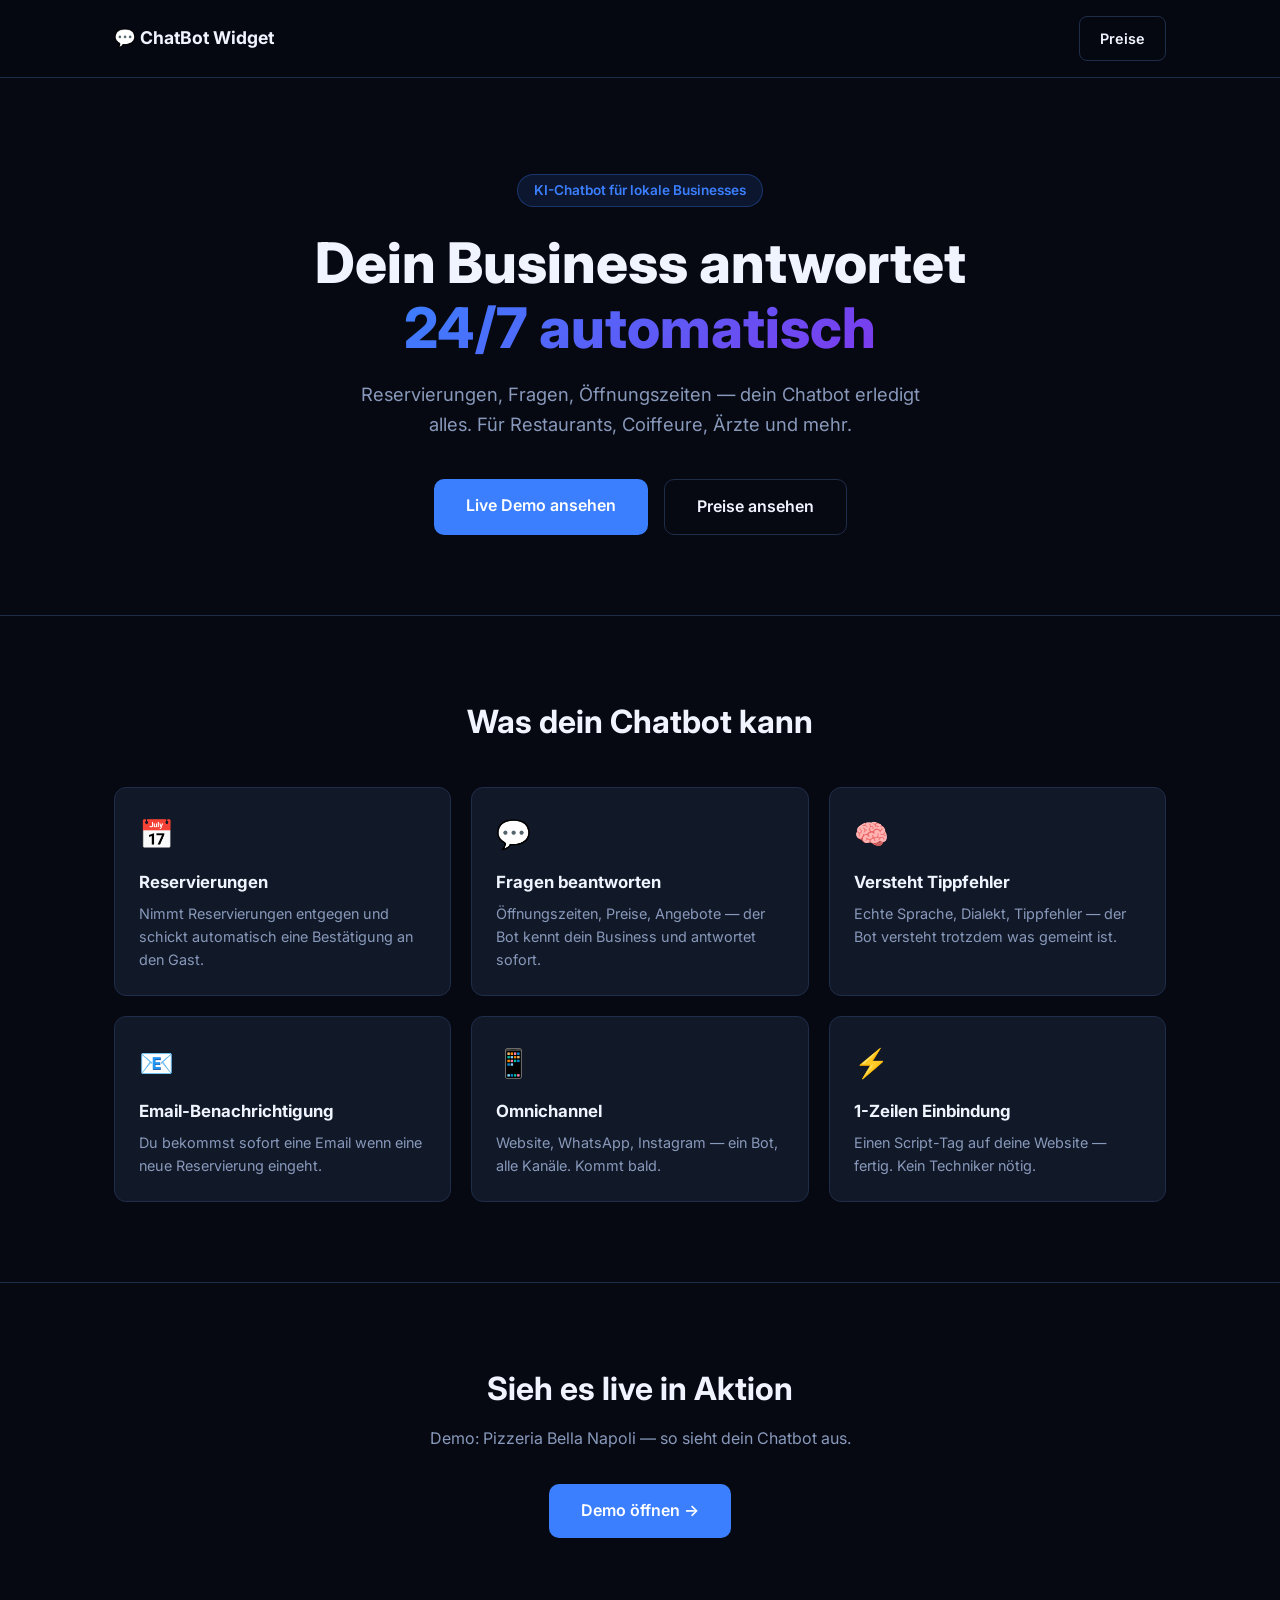
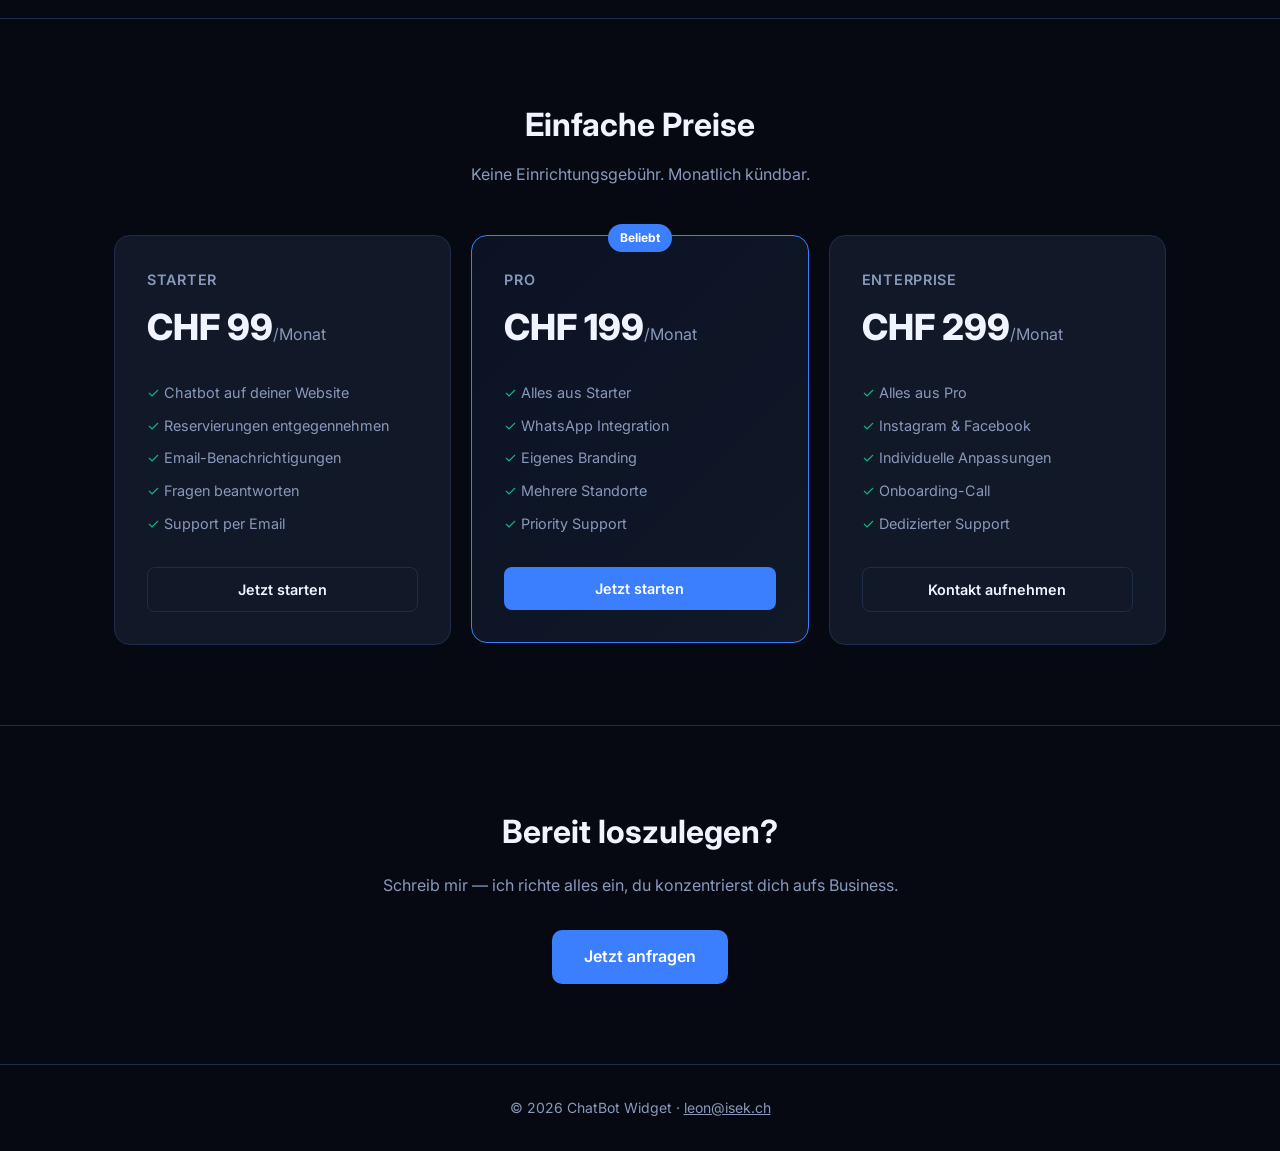
<file: index.html>
<!doctype html>
<html lang="de">
<head>
  <meta charset="UTF-8"/>
  <meta name="viewport" content="width=device-width, initial-scale=1.0"/>
  <title>ChatBot Widget — KI-Chatbot für dein Business</title>
  <link rel="preconnect" href="https://fonts.googleapis.com"/>
  <link href="https://fonts.googleapis.com/css2?family=Inter:wght@400;500;600;700;800&display=swap" rel="stylesheet"/>
  <link rel="stylesheet" href="style.css"/>
</head>
<body>

<nav class="nav">
  <div class="nav-inner">
    <span class="logo">💬 ChatBot Widget</span>
    <a href="#pricing" class="btn btn-outline">Preise</a>
  </div>
</nav>

<section class="hero">
  <div class="container">
    <p class="badge">KI-Chatbot für lokale Businesses</p>
    <h1>Dein Business antwortet<br><span class="gradient">24/7 automatisch</span></h1>
    <p class="hero-sub">Reservierungen, Fragen, Öffnungszeiten — dein Chatbot erledigt alles. Für Restaurants, Coiffeure, Ärzte und mehr.</p>
    <div class="hero-actions">
      <a href="#demo" class="btn btn-primary btn-lg">Live Demo ansehen</a>
      <a href="#pricing" class="btn btn-outline btn-lg">Preise ansehen</a>
    </div>
  </div>
</section>

<section class="features" id="features">
  <div class="container">
    <h2>Was dein Chatbot kann</h2>
    <div class="features-grid">
      <div class="feature-card">
        <div class="feature-icon">📅</div>
        <h3>Reservierungen</h3>
        <p>Nimmt Reservierungen entgegen und schickt automatisch eine Bestätigung an den Gast.</p>
      </div>
      <div class="feature-card">
        <div class="feature-icon">💬</div>
        <h3>Fragen beantworten</h3>
        <p>Öffnungszeiten, Preise, Angebote — der Bot kennt dein Business und antwortet sofort.</p>
      </div>
      <div class="feature-card">
        <div class="feature-icon">🧠</div>
        <h3>Versteht Tippfehler</h3>
        <p>Echte Sprache, Dialekt, Tippfehler — der Bot versteht trotzdem was gemeint ist.</p>
      </div>
      <div class="feature-card">
        <div class="feature-icon">📧</div>
        <h3>Email-Benachrichtigung</h3>
        <p>Du bekommst sofort eine Email wenn eine neue Reservierung eingeht.</p>
      </div>
      <div class="feature-card">
        <div class="feature-icon">📱</div>
        <h3>Omnichannel</h3>
        <p>Website, WhatsApp, Instagram — ein Bot, alle Kanäle. Kommt bald.</p>
      </div>
      <div class="feature-card">
        <div class="feature-icon">⚡</div>
        <h3>1-Zeilen Einbindung</h3>
        <p>Einen Script-Tag auf deine Website — fertig. Kein Techniker nötig.</p>
      </div>
    </div>
  </div>
</section>

<section class="demo-section" id="demo">
  <div class="container">
    <h2>Sieh es live in Aktion</h2>
    <p class="section-sub">Demo: Pizzeria Bella Napoli — so sieht dein Chatbot aus.</p>
    <a href="https://chatbot-demo-seven.vercel.app" target="_blank" class="btn btn-primary btn-lg">Demo öffnen →</a>
  </div>
</section>

<section class="pricing" id="pricing">
  <div class="container">
    <h2>Einfache Preise</h2>
    <p class="section-sub">Keine Einrichtungsgebühr. Monatlich kündbar.</p>
    <div class="pricing-grid">
      <div class="pricing-card">
        <p class="plan-name">Starter</p>
        <p class="plan-price">CHF 99<span>/Monat</span></p>
        <ul class="plan-features">
          <li>✓ Chatbot auf deiner Website</li>
          <li>✓ Reservierungen entgegennehmen</li>
          <li>✓ Email-Benachrichtigungen</li>
          <li>✓ Fragen beantworten</li>
          <li>✓ Support per Email</li>
        </ul>
        <a href="mailto:leon@isek.ch?subject=Chatbot Starter" class="btn btn-outline">Jetzt starten</a>
      </div>
      <div class="pricing-card pricing-card--featured">
        <p class="plan-badge">Beliebt</p>
        <p class="plan-name">Pro</p>
        <p class="plan-price">CHF 199<span>/Monat</span></p>
        <ul class="plan-features">
          <li>✓ Alles aus Starter</li>
          <li>✓ WhatsApp Integration</li>
          <li>✓ Eigenes Branding</li>
          <li>✓ Mehrere Standorte</li>
          <li>✓ Priority Support</li>
        </ul>
        <a href="mailto:leon@isek.ch?subject=Chatbot Pro" class="btn btn-primary">Jetzt starten</a>
      </div>
      <div class="pricing-card">
        <p class="plan-name">Enterprise</p>
        <p class="plan-price">CHF 299<span>/Monat</span></p>
        <ul class="plan-features">
          <li>✓ Alles aus Pro</li>
          <li>✓ Instagram & Facebook</li>
          <li>✓ Individuelle Anpassungen</li>
          <li>✓ Onboarding-Call</li>
          <li>✓ Dedizierter Support</li>
        </ul>
        <a href="mailto:leon@isek.ch?subject=Chatbot Enterprise" class="btn btn-outline">Kontakt aufnehmen</a>
      </div>
    </div>
  </div>
</section>

<section class="cta">
  <div class="container">
    <h2>Bereit loszulegen?</h2>
    <p>Schreib mir — ich richte alles ein, du konzentrierst dich aufs Business.</p>
    <a href="mailto:leon@isek.ch?subject=Chatbot Widget Anfrage" class="btn btn-primary btn-lg">Jetzt anfragen</a>
  </div>
</section>

<footer class="footer">
  <div class="container">
    <p>© 2026 ChatBot Widget · <a href="mailto:leon@isek.ch">leon@isek.ch</a></p>
  </div>
</footer>

</body>
</html>
</file>
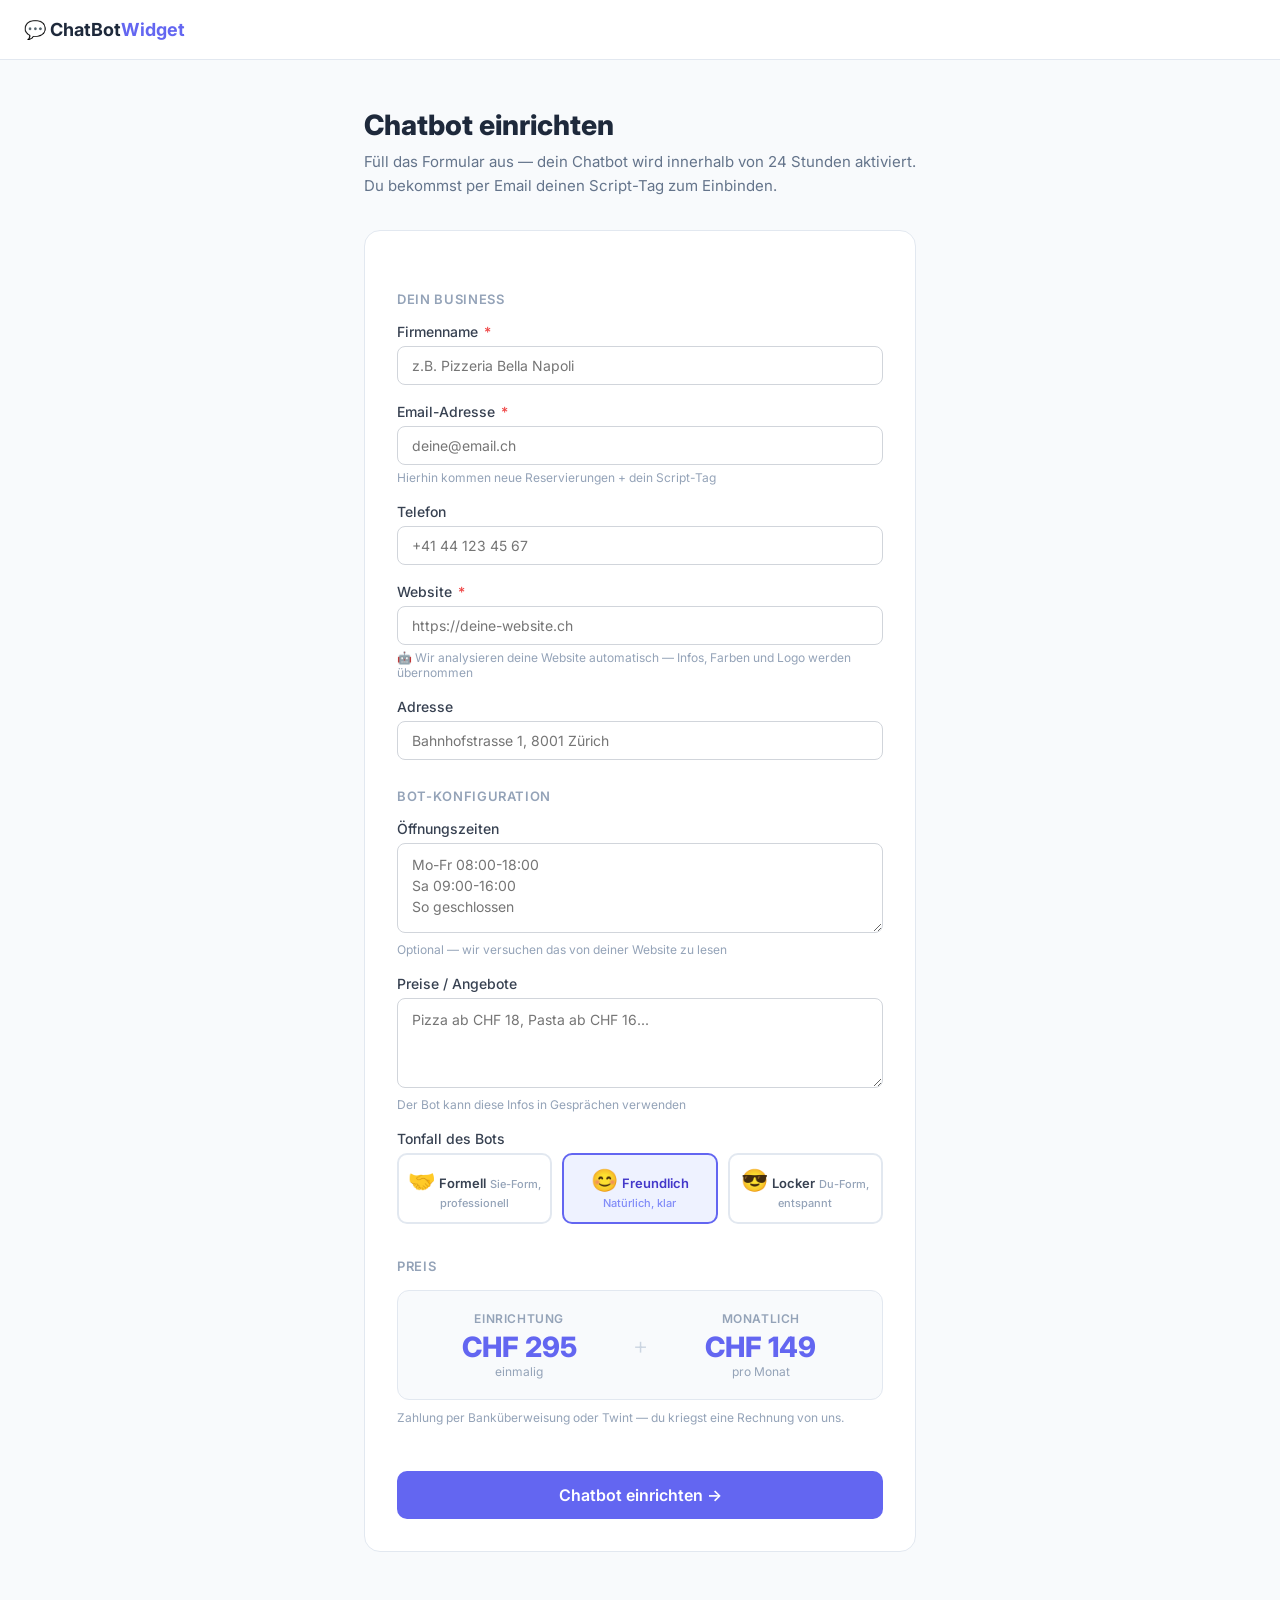
<file: setup.html>
<!doctype html>
<html lang="de">
<head>
  <meta charset="UTF-8"/>
  <meta name="viewport" content="width=device-width, initial-scale=1.0"/>
  <title>Chatbot einrichten — ChatBot Widget</title>
  <link rel="preconnect" href="https://fonts.googleapis.com"/>
  <link href="https://fonts.googleapis.com/css2?family=Inter:wght@400;500;600;700;800&display=swap" rel="stylesheet"/>
  <style>
    *, *::before, *::after { box-sizing: border-box; margin: 0; padding: 0; }

    body {
      font-family: 'Inter', sans-serif;
      background: #f8fafc;
      color: #1e293b;
      min-height: 100vh;
    }

    nav {
      background: #fff;
      border-bottom: 1px solid #e2e8f0;
      padding: 0 24px;
      height: 60px;
      display: flex;
      align-items: center;
      justify-content: space-between;
    }
    .logo { font-weight: 700; font-size: 18px; color: #1e293b; text-decoration: none; }
    .logo span { color: #6366f1; }

    .page {
      max-width: 600px;
      margin: 48px auto;
      padding: 0 24px 80px;
    }

    .page-header { margin-bottom: 32px; }
    .page-header h1 { font-size: 28px; font-weight: 800; margin-bottom: 8px; }
    .page-header p { color: #64748b; font-size: 15px; line-height: 1.6; }

    .card {
      background: #fff;
      border: 1px solid #e2e8f0;
      border-radius: 16px;
      padding: 32px;
    }

    .section-title {
      font-size: 13px;
      font-weight: 600;
      text-transform: uppercase;
      letter-spacing: 0.05em;
      color: #94a3b8;
      margin-bottom: 16px;
      margin-top: 28px;
    }
    .section-title:first-child { margin-top: 0; }

    .field { margin-bottom: 18px; }
    .field label {
      display: block;
      font-size: 14px;
      font-weight: 500;
      color: #374151;
      margin-bottom: 6px;
    }
    .field label .req { color: #ef4444; margin-left: 2px; }
    .field input,
    .field textarea,
    .field select {
      width: 100%;
      padding: 10px 14px;
      border: 1px solid #d1d5db;
      border-radius: 8px;
      font-size: 14px;
      font-family: inherit;
      color: #1e293b;
      background: #fff;
      transition: border-color 0.15s;
      outline: none;
    }
    .field input:focus,
    .field textarea:focus,
    .field select:focus {
      border-color: #6366f1;
      box-shadow: 0 0 0 3px rgba(99,102,241,0.1);
    }
    .field textarea { resize: vertical; min-height: 90px; line-height: 1.5; }
    .field .hint { font-size: 12px; color: #94a3b8; margin-top: 5px; }

    .tone-options {
      display: grid;
      grid-template-columns: repeat(3, 1fr);
      gap: 10px;
    }
    .tone-option { display: none; }
    .tone-label {
      display: flex;
      flex-direction: column;
      align-items: center;
      gap: 4px;
      padding: 12px 8px;
      border: 2px solid #e2e8f0;
      border-radius: 10px;
      cursor: pointer;
      transition: all 0.15s;
      text-align: center;
    }
    .tone-label:hover { border-color: #a5b4fc; }
    .tone-option:checked + .tone-label {
      border-color: #6366f1;
      background: #eef2ff;
      color: #4338ca;
    }
    .tone-label .emoji { font-size: 22px; }
    .tone-label .name { font-size: 13px; font-weight: 600; }
    .tone-label .desc { font-size: 11px; color: #94a3b8; }
    .tone-option:checked + .tone-label .desc { color: #818cf8; }

    .plan-options {
      display: grid;
      grid-template-columns: repeat(3, 1fr);
      gap: 10px;
    }
    .plan-option { display: none; }
    .plan-label {
      display: flex;
      flex-direction: column;
      align-items: center;
      gap: 2px;
      padding: 14px 8px;
      border: 2px solid #e2e8f0;
      border-radius: 10px;
      cursor: pointer;
      transition: all 0.15s;
      text-align: center;
    }
    .plan-label:hover { border-color: #a5b4fc; }
    .plan-option:checked + .plan-label {
      border-color: #6366f1;
      background: #eef2ff;
    }
    .plan-label .plan-name { font-size: 14px; font-weight: 700; color: #1e293b; }
    .plan-label .plan-price { font-size: 18px; font-weight: 800; color: #6366f1; }
    .plan-label .plan-sub { font-size: 11px; color: #94a3b8; }
    .plan-option:checked + .plan-label .plan-name,
    .plan-option:checked + .plan-label .plan-price { color: #4338ca; }

    .submit-btn {
      width: 100%;
      padding: 14px;
      background: #6366f1;
      color: #fff;
      border: none;
      border-radius: 10px;
      font-size: 16px;
      font-weight: 600;
      font-family: inherit;
      cursor: pointer;
      margin-top: 28px;
      transition: background 0.15s, transform 0.1s;
    }
    .submit-btn:hover { background: #4f46e5; }
    .submit-btn:active { transform: scale(0.99); }
    .submit-btn:disabled { background: #a5b4fc; cursor: not-allowed; }

    .error-msg {
      display: none;
      background: #fef2f2;
      border: 1px solid #fecaca;
      color: #dc2626;
      padding: 12px 16px;
      border-radius: 8px;
      font-size: 14px;
      margin-top: 16px;
    }
    .error-msg.visible { display: block; }

    /* Success State */
    .success-view {
      display: none;
      text-align: center;
    }
    .success-view.visible { display: block; }
    .form-view.hidden { display: none; }

    .success-icon {
      width: 72px;
      height: 72px;
      background: #d1fae5;
      border-radius: 50%;
      display: flex;
      align-items: center;
      justify-content: center;
      margin: 0 auto 24px;
      font-size: 36px;
    }
    .success-view h2 { font-size: 24px; font-weight: 800; margin-bottom: 10px; }
    .success-view p { color: #64748b; margin-bottom: 24px; line-height: 1.6; }

    .script-box {
      background: #1e293b;
      border-radius: 10px;
      padding: 16px;
      text-align: left;
      margin: 20px 0;
    }
    .script-box code {
      color: #7dd3fc;
      font-family: 'Courier New', monospace;
      font-size: 13px;
      word-break: break-all;
      white-space: pre-wrap;
    }
    .copy-btn {
      background: #6366f1;
      color: #fff;
      border: none;
      border-radius: 8px;
      padding: 10px 20px;
      font-size: 14px;
      font-weight: 600;
      font-family: inherit;
      cursor: pointer;
      margin-top: 8px;
      transition: background 0.15s;
    }
    .copy-btn:hover { background: #4f46e5; }
    .copy-btn.copied { background: #10b981; }

    .info-box {
      background: #f0f9ff;
      border: 1px solid #bae6fd;
      border-radius: 10px;
      padding: 16px;
      font-size: 14px;
      color: #0369a1;
      line-height: 1.6;
      margin-top: 16px;
    }
  </style>
</head>
<body>

<nav>
  <a href="index.html" class="logo">💬 ChatBot<span>Widget</span></a>
</nav>

<div class="page">
  <div class="page-header">
    <h1>Chatbot einrichten</h1>
    <p>Füll das Formular aus — dein Chatbot wird innerhalb von 24 Stunden aktiviert. Du bekommst per Email deinen Script-Tag zum Einbinden.</p>
  </div>

  <div class="card">

    <!-- Form -->
    <div class="form-view" id="formView">
      <form id="onboardForm" novalidate>
        <!-- Honeypot: unsichtbar für Menschen, Bots füllen es aus -->
        <input type="text" name="_hp" id="_hp" style="display:none;position:absolute;left:-9999px" tabindex="-1" autocomplete="off" aria-hidden="true">

        <p class="section-title">Dein Business</p>

        <div class="field">
          <label for="businessName">Firmenname <span class="req">*</span></label>
          <input type="text" id="businessName" name="businessName" placeholder="z.B. Pizzeria Bella Napoli" required/>
        </div>

        <div class="field">
          <label for="email">Email-Adresse <span class="req">*</span></label>
          <input type="email" id="email" name="email" placeholder="deine@email.ch" required/>
          <p class="hint">Hierhin kommen neue Reservierungen + dein Script-Tag</p>
        </div>

        <div class="field">
          <label for="phone">Telefon</label>
          <input type="tel" id="phone" name="phone" placeholder="+41 44 123 45 67"/>
        </div>

        <div class="field">
          <label for="website">Website <span class="req">*</span></label>
          <input type="url" id="website" name="website" placeholder="https://deine-website.ch" required/>
          <p class="hint">🤖 Wir analysieren deine Website automatisch — Infos, Farben und Logo werden übernommen</p>
        </div>

        <div class="field">
          <label for="address">Adresse</label>
          <input type="text" id="address" name="address" placeholder="Bahnhofstrasse 1, 8001 Zürich"/>
        </div>

        <p class="section-title">Bot-Konfiguration</p>

        <div class="field">
          <label for="openingHours">Öffnungszeiten</label>
          <textarea id="openingHours" name="openingHours" placeholder="Mo-Fr 08:00-18:00&#10;Sa 09:00-16:00&#10;So geschlossen"></textarea>
          <p class="hint">Optional — wir versuchen das von deiner Website zu lesen</p>
        </div>

        <div class="field">
          <label for="prices">Preise / Angebote</label>
          <textarea id="prices" name="prices" placeholder="Pizza ab CHF 18, Pasta ab CHF 16..."></textarea>
          <p class="hint">Der Bot kann diese Infos in Gesprächen verwenden</p>
        </div>

        <div class="field">
          <label>Tonfall des Bots</label>
          <div class="tone-options">
            <div>
              <input class="tone-option" type="radio" name="tone" id="toneFormal" value="formal"/>
              <label class="tone-label" for="toneFormal">
                <span class="emoji">🤝</span>
                <span class="name">Formell</span>
                <span class="desc">Sie-Form, professionell</span>
              </label>
            </div>
            <div>
              <input class="tone-option" type="radio" name="tone" id="toneFriendly" value="friendly" checked/>
              <label class="tone-label" for="toneFriendly">
                <span class="emoji">😊</span>
                <span class="name">Freundlich</span>
                <span class="desc">Natürlich, klar</span>
              </label>
            </div>
            <div>
              <input class="tone-option" type="radio" name="tone" id="toneCasual" value="casual"/>
              <label class="tone-label" for="toneCasual">
                <span class="emoji">😎</span>
                <span class="name">Locker</span>
                <span class="desc">Du-Form, entspannt</span>
              </label>
            </div>
          </div>
        </div>

        <p class="section-title">Preis</p>

        <div class="field">
          <div style="display:flex;align-items:center;gap:16px;background:#f8fafc;border:1px solid #e2e8f0;border-radius:12px;padding:20px 24px;">
            <div style="flex:1;text-align:center;">
              <div style="font-size:12px;font-weight:600;text-transform:uppercase;letter-spacing:0.05em;color:#94a3b8;margin-bottom:4px;">Einrichtung</div>
              <div style="font-size:28px;font-weight:800;color:#6366f1;">CHF 295</div>
              <div style="font-size:12px;color:#94a3b8;">einmalig</div>
            </div>
            <div style="font-size:24px;color:#cbd5e1;font-weight:300;">+</div>
            <div style="flex:1;text-align:center;">
              <div style="font-size:12px;font-weight:600;text-transform:uppercase;letter-spacing:0.05em;color:#94a3b8;margin-bottom:4px;">Monatlich</div>
              <div style="font-size:28px;font-weight:800;color:#6366f1;">CHF 149</div>
              <div style="font-size:12px;color:#94a3b8;">pro Monat</div>
            </div>
          </div>
          <p class="hint" style="margin-top:10px;">Zahlung per Banküberweisung oder Twint — du kriegst eine Rechnung von uns.</p>
        </div>

        <div id="errorMsg" class="error-msg"></div>

        <button type="submit" class="submit-btn" id="submitBtn">
          Chatbot einrichten →
        </button>

      </form>
    </div>

    <!-- Success -->
    <div class="success-view" id="successView">
      <div class="success-icon">✅</div>
      <h2>Fast fertig!</h2>
      <p>Dein Chatbot wurde registriert. <strong>Leon aktiviert ihn innerhalb von 24 Stunden.</strong><br>Du hast auch eine Email mit deinem Script-Tag bekommen.</p>

      <div class="script-box">
        <code id="scriptTagDisplay"></code>
      </div>
      <button class="copy-btn" id="copyBtn" onclick="copyScript()">Script-Tag kopieren</button>

      <div class="info-box">
        <strong>So bindest du den Bot ein:</strong><br>
        Kopiere den Script-Tag oben und füge ihn auf deiner Website ein — kurz vor dem <code>&lt;/body&gt;</code> Tag. Fertig.
      </div>
    </div>

  </div>
</div>

<script>
  const BACKEND = 'https://chatbot-widget-kaqe.onrender.com';
  let currentScriptTag = '';

  document.getElementById('onboardForm').addEventListener('submit', async (e) => {
    e.preventDefault();

    const btn = document.getElementById('submitBtn');
    const errorMsg = document.getElementById('errorMsg');
    errorMsg.classList.remove('visible');

    const businessName = document.getElementById('businessName').value.trim();
    const email = document.getElementById('email').value.trim();
    const website = document.getElementById('website').value.trim();
    const openingHours = document.getElementById('openingHours').value.trim();

    if (!businessName || !email || !website) {
      errorMsg.textContent = 'Bitte Firmenname, Email und Website-URL ausfüllen.';
      errorMsg.classList.add('visible');
      return;
    }

    const tone = document.querySelector('input[name="tone"]:checked')?.value || 'friendly';
    const monthlyPrice = 149;

    btn.disabled = true;
    btn.textContent = 'Wird eingerichtet...';

    try {
      const res = await fetch(`${BACKEND}/api/onboard`, {
        method: 'POST',
        headers: { 'Content-Type': 'application/json' },
        body: JSON.stringify({
          businessName,
          email,
          phone: document.getElementById('phone').value.trim() || null,
          website: document.getElementById('website').value.trim() || null,
          address: document.getElementById('address').value.trim() || null,
          openingHours,
          prices: document.getElementById('prices').value.trim() || null,
          tone,
          monthlyPrice,
          _hp: document.getElementById('_hp').value
        })
      });

      const data = await res.json();

      if (!res.ok) {
        throw new Error(data.error || `Fehler ${res.status}`);
      }

      currentScriptTag = data.scriptTag;
      document.getElementById('scriptTagDisplay').textContent = data.scriptTag;
      document.getElementById('formView').classList.add('hidden');
      document.getElementById('successView').classList.add('visible');

    } catch (err) {
      errorMsg.textContent = err.message || 'Unbekannter Fehler. Bitte versuche es nochmal.';
      errorMsg.classList.add('visible');
      btn.disabled = false;
      btn.textContent = 'Chatbot einrichten →';
    }
  });

  function copyScript() {
    navigator.clipboard.writeText(currentScriptTag).then(() => {
      const btn = document.getElementById('copyBtn');
      btn.textContent = 'Kopiert!';
      btn.classList.add('copied');
      setTimeout(() => {
        btn.textContent = 'Script-Tag kopieren';
        btn.classList.remove('copied');
      }, 2000);
    });
  }
</script>

</body>
</html>
</file>
<file: style.css>
*, *::before, *::after { box-sizing: border-box; margin: 0; padding: 0; }

:root {
  --bg: #060912;
  --bg2: #0d1424;
  --panel: #111827;
  --border: #1f2d4a;
  --text: #f0f4ff;
  --muted: #8899bb;
  --accent: #3b7fff;
  --accent2: #7c3aed;
  --ok: #10b981;
}

body { font-family: 'Inter', sans-serif; background: var(--bg); color: var(--text); line-height: 1.6; }

.container { max-width: 1100px; margin: 0 auto; padding: 0 1.5rem; }

/* Nav */
.nav { border-bottom: 1px solid var(--border); padding: 1rem 0; position: sticky; top: 0; background: rgba(6,9,18,.9); backdrop-filter: blur(12px); z-index: 100; }
.nav-inner { max-width: 1100px; margin: 0 auto; padding: 0 1.5rem; display: flex; align-items: center; justify-content: space-between; }
.logo { font-weight: 700; font-size: 1.1rem; }

/* Buttons */
.btn { display: inline-block; padding: .625rem 1.25rem; border-radius: 8px; font-weight: 600; font-size: .9rem; text-decoration: none; transition: .15s; cursor: pointer; border: none; }
.btn-primary { background: var(--accent); color: #fff; }
.btn-primary:hover { background: #2563eb; }
.btn-outline { background: transparent; color: var(--text); border: 1px solid var(--border); }
.btn-outline:hover { border-color: var(--accent); color: var(--accent); }
.btn-lg { padding: .875rem 2rem; font-size: 1rem; border-radius: 10px; }

/* Hero */
.hero { padding: 6rem 0 5rem; text-align: center; }
.badge { display: inline-block; background: rgba(59,127,255,.12); color: var(--accent); border: 1px solid rgba(59,127,255,.3); border-radius: 99px; padding: .3rem 1rem; font-size: .85rem; font-weight: 600; margin-bottom: 1.5rem; }
.hero h1 { font-size: clamp(2.2rem, 5vw, 3.5rem); font-weight: 800; line-height: 1.15; margin-bottom: 1.25rem; }
.gradient { background: linear-gradient(135deg, var(--accent), var(--accent2)); -webkit-background-clip: text; -webkit-text-fill-color: transparent; background-clip: text; }
.hero-sub { color: var(--muted); font-size: 1.15rem; max-width: 580px; margin: 0 auto 2.5rem; }
.hero-actions { display: flex; gap: 1rem; justify-content: center; flex-wrap: wrap; }

/* Features */
.features { padding: 5rem 0; border-top: 1px solid var(--border); }
.features h2, .demo-section h2, .pricing h2, .cta h2 { font-size: 2rem; font-weight: 700; text-align: center; margin-bottom: .75rem; }
.section-sub { text-align: center; color: var(--muted); margin-bottom: 3rem; }
.features-grid { display: grid; grid-template-columns: repeat(auto-fit, minmax(280px, 1fr)); gap: 1.25rem; margin-top: 2.5rem; }
.feature-card { background: var(--panel); border: 1px solid var(--border); border-radius: 12px; padding: 1.5rem; }
.feature-icon { font-size: 1.75rem; margin-bottom: .75rem; }
.feature-card h3 { font-size: 1.05rem; margin-bottom: .4rem; }
.feature-card p { color: var(--muted); font-size: .9rem; }

/* Demo */
.demo-section { padding: 5rem 0; border-top: 1px solid var(--border); text-align: center; }
.demo-section p { color: var(--muted); margin-bottom: 2rem; }

/* Pricing */
.pricing { padding: 5rem 0; border-top: 1px solid var(--border); }
.pricing-grid { display: grid; grid-template-columns: repeat(auto-fit, minmax(280px, 1fr)); gap: 1.25rem; margin-top: 2.5rem; align-items: start; }
.pricing-card { background: var(--panel); border: 1px solid var(--border); border-radius: 16px; padding: 2rem; position: relative; }
.pricing-card--featured { border-color: var(--accent); background: linear-gradient(135deg, rgba(59,127,255,.08), var(--panel)); }
.plan-badge { position: absolute; top: -12px; left: 50%; transform: translateX(-50%); background: var(--accent); color: #fff; font-size: .75rem; font-weight: 700; padding: .25rem .75rem; border-radius: 99px; white-space: nowrap; }
.plan-name { font-size: .9rem; color: var(--muted); font-weight: 600; margin-bottom: .5rem; text-transform: uppercase; letter-spacing: .05em; }
.plan-price { font-size: 2.25rem; font-weight: 800; margin-bottom: 1.5rem; }
.plan-price span { font-size: 1rem; font-weight: 400; color: var(--muted); }
.plan-features { list-style: none; display: flex; flex-direction: column; gap: .6rem; margin-bottom: 2rem; }
.plan-features li { font-size: .9rem; color: var(--muted); }
.plan-features li::first-letter { color: var(--ok); }
.pricing-card .btn { width: 100%; text-align: center; }

/* CTA */
.cta { padding: 5rem 0; text-align: center; border-top: 1px solid var(--border); }
.cta p { color: var(--muted); margin: 1rem 0 2rem; }

/* Footer */
.footer { padding: 2rem 0; border-top: 1px solid var(--border); text-align: center; color: var(--muted); font-size: .875rem; }
.footer a { color: var(--muted); }

@media (max-width: 640px) {
  .hero { padding: 4rem 0 3rem; }
  .pricing-grid { grid-template-columns: 1fr; }
}
</file>
